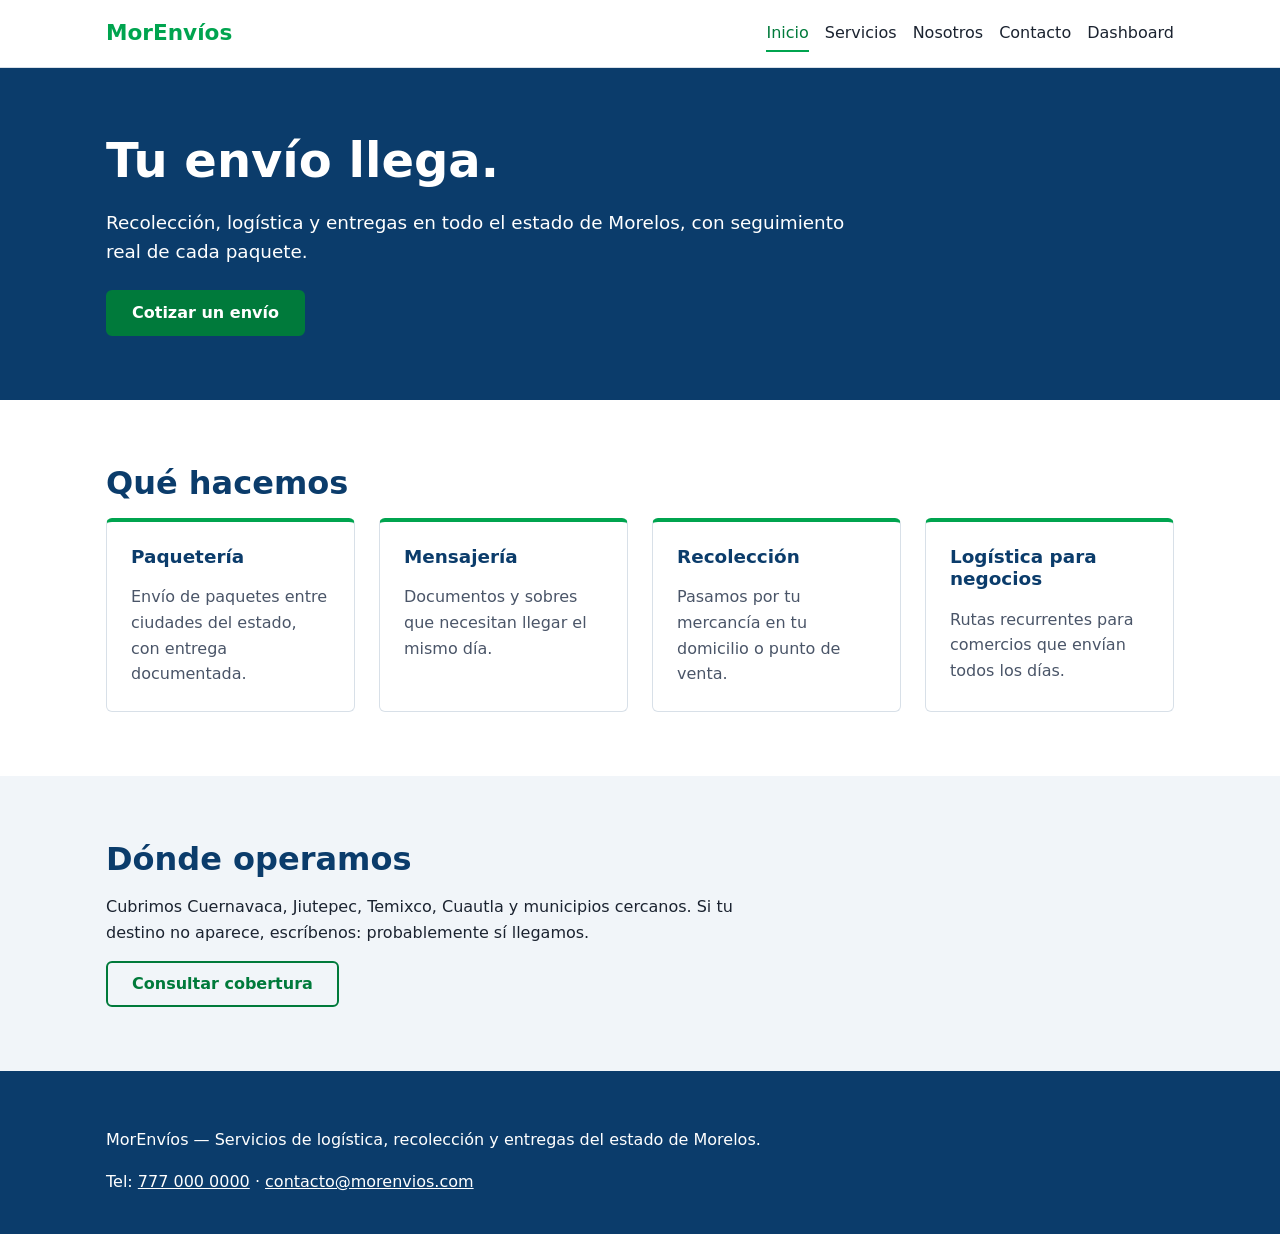
<file: HTML/index.html>
<!DOCTYPE html>
<!-- lang="es" dice en qué idioma está la página -->
<html lang="es">
<head>
  <meta charset="UTF-8">
  <link rel="icon" href="data:,">
  <!-- viewport: obligatorio para que el sitio se adapte a móvil. Sin esto, no hay responsive -->
  <meta name="viewport" content="width=device-width, initial-scale=1.0">
  <title>MorEnvíos — Logística y envíos en Morelos</title>
  <meta name="description" content="Servicios de logística, recolección y entregas en el estado de Morelos.">
  <link rel="stylesheet" href="css/style.css">
</head>
<body>

  <!-- Enlace para saltar al contenido: ayuda a quien navega con teclado. Criterio de accesibilidad -->
  <a class="salto-contenido" href="#contenido">Saltar al contenido</a>

  <!-- <header> = encabezado de la página -->
  <header class="cabecera">
    <div class="contenedor cabecera__interior">
      <a class="logo" href="index.html">MorEnvíos</a>

      <!-- <nav> = bloque de navegación -->
      <nav aria-label="Navegación principal">
        <ul class="menu">
          <!-- aria-current="page" marca en qué página estás. Lo lee el lector de pantalla. -->
          <li><a href="index.html" aria-current="page">Inicio</a></li>
          <li><a href="servicios.html">Servicios</a></li>
          <li><a href="nosotros.html">Nosotros</a></li>
          <li><a href="contacto.html">Contacto</a></li>
          <li><a href="dashboard.html">Dashboard</a></li>
        </ul>
      </nav>
    </div>
  </header>

  <!-- contenido principal -->
  <main id="contenido">

    <!-- Sección hero: lo primero que ve el usuario -->
    <section class="hero">
      <div class="contenedor">
        <!-- Solo un <h1> por página: es el título principal -->
        <h1>Tu envío llega.</h1>
        <p class="hero__texto">
          Recolección, logística y entregas en todo el estado de Morelos,
          con seguimiento real de cada paquete.
        </p>
        <a class="boton" href="contacto.html">Cotizar un envío</a>
      </div>
    </section>

    <!-- Cada <section> agrupa contenido relacionado y lleva su propio encabezado -->
    <section class="seccion" aria-labelledby="titulo-servicios">
      <div class="contenedor">
        <h2 id="titulo-servicios">Qué hacemos</h2>

        <!-- ES una lista: por eso <ul>, no <div> sueltos -->
        <ul class="tarjetas">
          <li class="tarjeta">
            <h3>Paquetería</h3>
            <p>Envío de paquetes entre ciudades del estado, con entrega documentada.</p>
          </li>
          <li class="tarjeta">
            <h3>Mensajería</h3>
            <p>Documentos y sobres que necesitan llegar el mismo día.</p>
          </li>
          <li class="tarjeta">
            <h3>Recolección</h3>
            <p>Pasamos por tu mercancía en tu domicilio o punto de venta.</p>
          </li>
          <li class="tarjeta">
            <h3>Logística para negocios</h3>
            <p>Rutas recurrentes para comercios que envían todos los días.</p>
          </li>
        </ul>
      </div>
    </section>

    <section class="seccion seccion--alterna" aria-labelledby="titulo-cobertura">
      <div class="contenedor">
        <h2 id="titulo-cobertura">Dónde operamos</h2>
        <p>
          Cubrimos Cuernavaca, Jiutepec, Temixco, Cuautla y municipios cercanos.
          Si tu destino no aparece, escríbenos: probablemente sí llegamos.
        </p>
        <a class="boton boton--secundario" href="contacto.html">Consultar cobertura</a>
      </div>
    </section>

  </main>

  
  <!--pie-->
  <footer class="pie">
    <div class="contenedor">
      <p>MorEnvíos — Servicios de logística, recolección y entregas del estado de Morelos.</p>
      <!-- <address> es la etiqueta semántica correcta para datos de contacto -->
      <address>
        Tel: <a href="tel:+527770000000">777 000 0000</a> ·
        <a href="mailto:contacto@morenvios.com">contacto@morenvios.com</a>
      </address>
    </div>
  </footer>

</body>
</html>
</file>
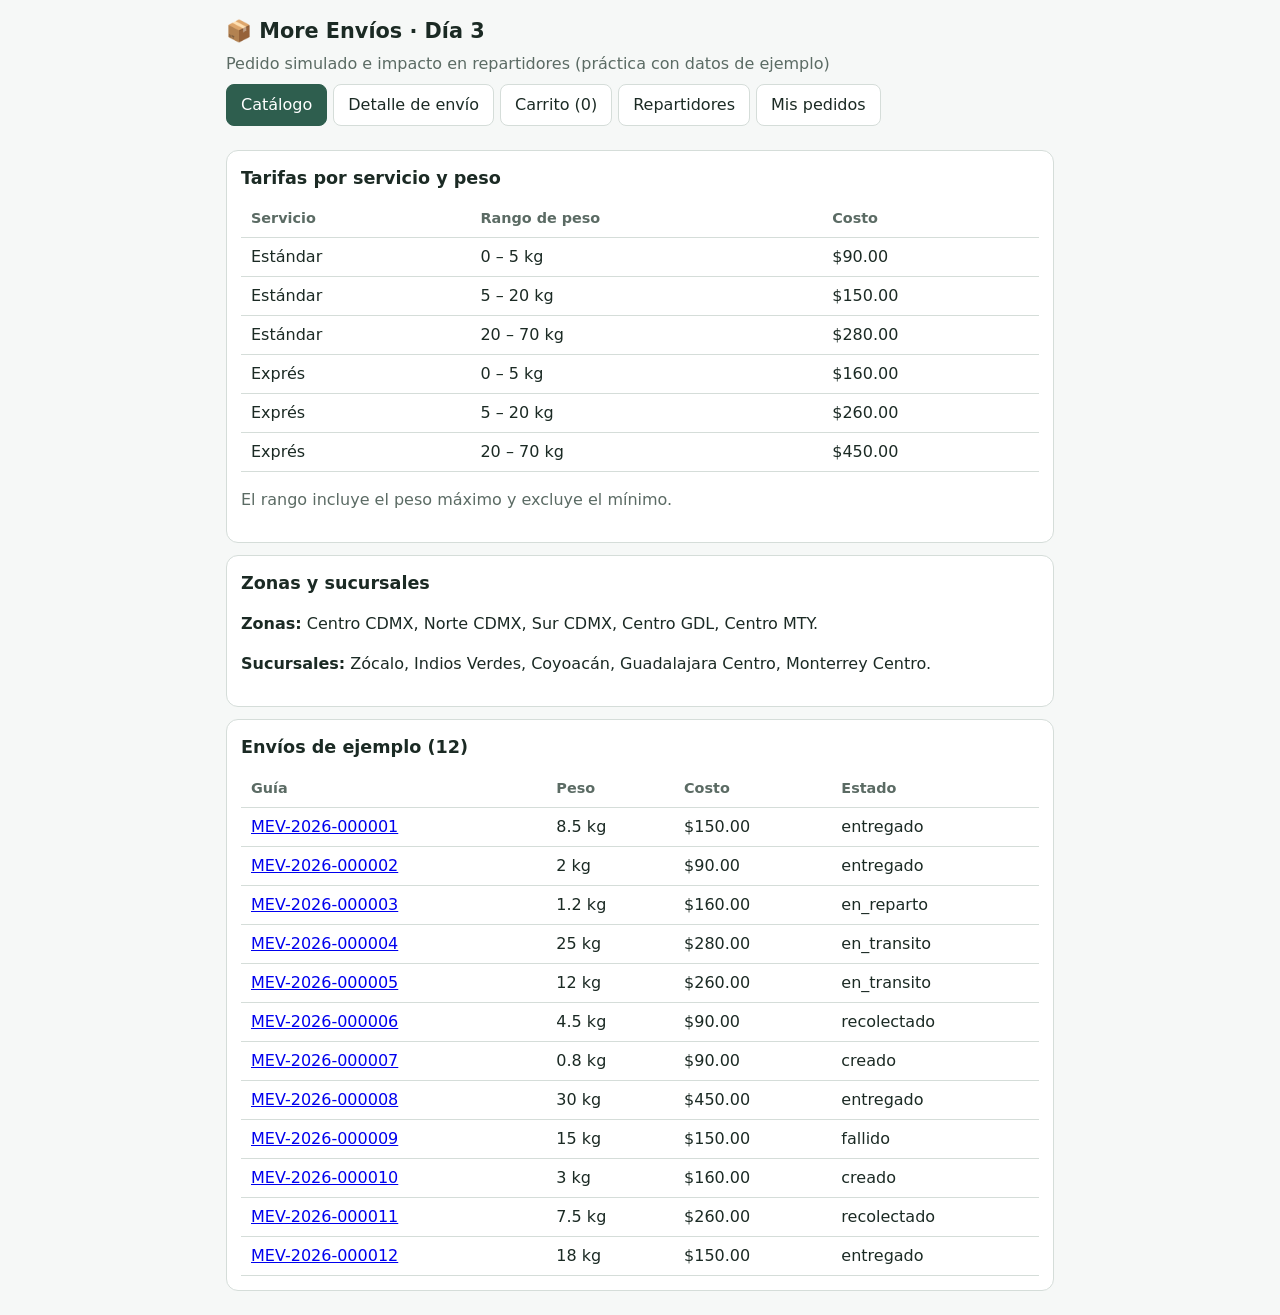
<file: more_envios_dia3.html>
<!DOCTYPE html>
<html lang="es"><head><meta charset="utf-8">
<meta name="viewport" content="width=device-width, initial-scale=1, viewport-fit=cover">
<title>More Envíos · Día 3</title>
<style>
:root{box-sizing:border-box;padding-top:env(safe-area-inset-top,0px);padding-bottom:env(safe-area-inset-bottom,0px);--bg:#f6f8f7;--card:#fff;--tx:#1b2a24;--mu:#5b6b64;--ac:#2e5e4e;--ln:#d5ddd9;--ok:#1f7a45;--bad:#b3261e}
@media (prefers-color-scheme:dark){:root:not([data-theme="light"]){--bg:#121816;--card:#1a2420;--tx:#e8efec;--mu:#9fb0a8;--ac:#6fc3a3;--ln:#2f3d37;--ok:#6fd49b;--bad:#ff8a80}}
:root[data-theme="dark"]{--bg:#121816;--card:#1a2420;--tx:#e8efec;--mu:#9fb0a8;--ac:#6fc3a3;--ln:#2f3d37;--ok:#6fd49b;--bad:#ff8a80}
*{box-sizing:border-box}html{scroll-padding-top:env(safe-area-inset-top,0px)}
body{margin:0;background:var(--bg);color:var(--tx);font:16px/1.5 system-ui,sans-serif}
header,main{max-width:860px;margin:0 auto;padding:12px 16px}
h1{font-size:1.3rem;margin:.2em 0}h2{font-size:1.1rem;margin:0 0 .6em}
nav{display:flex;gap:6px;flex-wrap:wrap;margin-top:8px}
button,select,input{font:inherit;color:inherit}
nav button{padding:8px 14px;border:1px solid var(--ln);background:var(--card);border-radius:8px;cursor:pointer}
nav button[aria-current=true]{background:var(--ac);color:#fff;border-color:var(--ac)}
:focus-visible{outline:3px solid var(--ac);outline-offset:2px}
.card{background:var(--card);border:1px solid var(--ln);border-radius:12px;padding:14px;margin-bottom:12px}
.tw{overflow-x:auto}table{border-collapse:collapse;width:100%}th,td{padding:7px 10px;border-bottom:1px solid var(--ln);text-align:left;white-space:nowrap}
th{color:var(--mu);font-weight:600;font-size:.9rem}
label{display:block;font-weight:600;margin:.6em 0 .2em}
input,select{width:100%;padding:9px;border:1px solid var(--ln);border-radius:8px;background:var(--bg)}
.row{display:grid;grid-template-columns:repeat(auto-fit,minmax(200px,1fr));gap:12px}
.btn{padding:9px 16px;border:0;border-radius:8px;background:var(--ac);color:#fff;cursor:pointer;margin-top:12px}
.btn.s{background:transparent;color:var(--bad);border:1px solid var(--bad);padding:4px 10px;margin:0}
.err{color:var(--bad);min-height:1.3em;margin:.4em 0 0}.mu{color:var(--mu)}
.steps{display:flex;flex-wrap:wrap;gap:6px;margin:10px 0}
.st{padding:4px 10px;border-radius:99px;border:1px solid var(--ln);font-size:.85rem;color:var(--mu)}
.st.on{background:var(--ac);color:#fff;border-color:var(--ac)}.st.bad{background:var(--bad);color:#fff;border-color:var(--bad)}
.tot td{border:0;padding:3px 10px}.tot tr:last-child td{font-weight:700;font-size:1.1rem;border-top:2px solid var(--ln)}
.skip{position:absolute;left:-999px}.skip:focus{left:8px;top:8px;background:var(--card);padding:6px}
</style></head><body>
<a class="skip" href="#main">Saltar al contenido</a>
<header><h1>📦 More Envíos · Día 3</h1><p class="mu" style="margin:0">Pedido simulado e impacto en repartidores (práctica con datos de ejemplo)</p>
<nav id="nav" aria-label="Secciones"></nav></header>
<main id="main" tabindex="-1"></main>
<script>
const TARIFAS=[["estandar",0,5,90],["estandar",5,20,150],["estandar",20,70,280],["express",0,5,160],["express",5,20,260],["express",20,70,450]];
const ZONAS=["Centro CDMX","Norte CDMX","Sur CDMX","Centro GDL","Centro MTY"];
const SUC=["Zócalo","Indios Verdes","Coyoacán","Guadalajara Centro","Monterrey Centro"];
const REP=[["Rafael Ortega",0,"disponible"],["Elena Vargas",0,"ocupado"],["Marcos Lira",1,"ocupado"],["Karla Beltrán",2,"ocupado"],["Iván Solís",3,"ocupado"],["Diana Prado",4,"disponible"]];
const E=[["MEV-2026-000001","Calle Tula 45, Roma Norte, CDMX","Av. Insurgentes Norte 1250, CDMX",8.5,150,"entregado","2026-09-20"],
["MEV-2026-000002","Av. Revolución 880, San Ángel, CDMX","Sucursal Coyoacán",2,90,"entregado","2026-09-21"],
["MEV-2026-000003","Calle Hidalgo 12, Tlalpan, CDMX","Calle Bolívar 77, Centro, CDMX",1.2,160,"en_reparto","2026-10-05"],
["MEV-2026-000004","Av. Chapultepec 300, Guadalajara","Calle Norte 14, Gustavo A. Madero, CDMX",25,280,"en_transito","2026-10-04"],
["MEV-2026-000005","Calle Zaragoza 150, Monterrey","Sucursal Monterrey Centro",12,260,"en_transito","2026-10-04"],
["MEV-2026-000006","Av. Constitución 700, Monterrey","Av. Vallarta 2100, Guadalajara",4.5,90,"recolectado","2026-10-05"],
["MEV-2026-000007","Calle Tula 45, Roma Norte, CDMX","Calle Donceles 30, Centro, CDMX",0.8,90,"creado","2026-10-06"],
["MEV-2026-000008","Calle Madero 98, Centro, CDMX","Sucursal Guadalajara Centro",30,450,"entregado","2026-09-15"],
["MEV-2026-000009","Calle Reforma 55, Coyoacán, CDMX","Calle Isabel la Católica 8, CDMX",15,150,"fallido","2026-09-30"],
["MEV-2026-000010","Av. Revolución 880, San Ángel, CDMX","Calle Poniente 112, CDMX",3,160,"creado","2026-10-06"],
["MEV-2026-000011","Calle Hidalgo 12, Tlalpan, CDMX","Calle Cuauhtémoc 60, Coyoacán, CDMX",7.5,260,"recolectado","2026-10-06"],
["MEV-2026-000012","Calle Zaragoza 150, Monterrey","Calle Hospital 33, Guadalajara",18,150,"entregado","2026-09-25"]];
const FLUJO=["creado","recolectado","en_transito","en_reparto","entregado"];
const IVA=0.16,KEY="more-envios-carrito-v1",KS="more-envios-estado-v1";
const $=s=>document.querySelector(s),m=n=>"$"+n.toLocaleString("es-MX",{minimumFractionDigits:2,maximumFractionDigits:2});
const esc=s=>String(s).replace(/[&<>"]/g,c=>({"&":"&amp;","<":"&lt;",">":"&gt;",'"':"&quot;"}[c]));
let cart=[],view="catalogo",guia="";
try{cart=JSON.parse(localStorage.getItem(KEY))||[]}catch(e){cart=[]}
const save=()=>{try{localStorage.setItem(KEY,JSON.stringify(cart))}catch(e){}};
let S={rep:REP.map(r=>r[2]),pedidos:[],n:12},ok="";
try{const g=JSON.parse(localStorage.getItem(KS));if(g&&g.rep&&g.rep.length===REP.length)S=g}catch(e){}
const saveS=()=>{try{localStorage.setItem(KS,JSON.stringify(S))}catch(e){}};
const tarifa=(t,p)=>TARIFAS.find(x=>x[0]===t&&p>x[1]&&p<=x[2]);
const VIEWS=[["catalogo","Catálogo"],["detalle","Detalle de envío"],["carrito","Carrito"],["repartidores","Repartidores"],["pedidos","Mis pedidos"]];
function nav(){$("#nav").innerHTML=VIEWS.map(([k,l])=>`<button data-v="${k}" ${view===k?'aria-current="true"':""}>${l}${k==="carrito"?` (${cart.length})`:""}</button>`).join("");
document.querySelectorAll("#nav button").forEach(b=>b.onclick=()=>{view=b.dataset.v;ok="";render();$("#main").focus()})}
function catalogo(){return `<section class="card"><h2>Tarifas por servicio y peso</h2><div class="tw"><table><tr><th>Servicio</th><th>Rango de peso</th><th>Costo</th></tr>${TARIFAS.map(t=>`<tr><td>${t[0]==="express"?"Exprés":"Estándar"}</td><td>${t[1]} – ${t[2]} kg</td><td>${m(t[3])}</td></tr>`).join("")}</table></div><p class="mu">El rango incluye el peso máximo y excluye el mínimo.</p></section>
<section class="card"><h2>Zonas y sucursales</h2><p><b>Zonas:</b> ${ZONAS.join(", ")}.</p><p><b>Sucursales:</b> ${SUC.join(", ")}.</p></section>
<section class="card"><h2>Envíos de ejemplo (${E.length})</h2><div class="tw"><table><tr><th>Guía</th><th>Peso</th><th>Costo</th><th>Estado</th></tr>${E.map(e=>`<tr><td><a href="#" data-g="${e[0]}">${e[0]}</a></td><td>${e[3]} kg</td><td>${m(e[4])}</td><td>${e[5]}</td></tr>`).join("")}</table></div></section>`}
function detalle(){const e=E.concat(S.pedidos.flatMap(q=>q.items.map(i=>i.e))).find(x=>x[0]===guia.trim().toUpperCase());let out=`<section class="card"><h2>Consultar una guía</h2><label for="g">Número de guía</label><input id="g" value="${esc(guia)}" placeholder="MEV-2026-000001" aria-describedby="ge"><button class="btn" id="bg">Buscar</button><p class="err" id="ge" role="alert">${guia&&!e?"No existe esa guía. Revisa el formato MEV-AAAA-NNNNNN.":""}</p></section>`;
if(e){const f=e[5]==="fallido";const idx=f?3:FLUJO.indexOf(e[5]);
out+=`<section class="card"><h2>${e[0]}</h2><div class="tw"><table><tr><th>Origen</th><td>${esc(e[1])}</td></tr><tr><th>Destino</th><td>${esc(e[2])}</td></tr><tr><th>Peso</th><td>${e[3]} kg</td></tr><tr><th>Costo</th><td>${m(e[4])}</td></tr><tr><th>Creado</th><td>${e[6]}</td></tr></table></div>
<div class="steps" aria-label="Avance del envío">${FLUJO.map((s,i)=>`<span class="st ${i<=idx&&!(f&&i===3)?"on":""}">${s}</span>`).join("")}${f?'<span class="st bad">fallido (se reintenta)</span>':""}</div></section>`}return out}
function carrito(){const sub=cart.reduce((a,x)=>a+x.costo,0),iva=sub*IVA;
let out=(ok?`<section class="card" role="status"><b style="color:var(--ok)">${esc(ok)}</b></section>`:"")+`<section class="card"><h2>Agregar un envío</h2><div class="row"><div><label for="o">Origen</label><input id="o"></div><div><label for="d">Destino</label><input id="d"></div><div><label for="p">Peso (kg)</label><input id="p" type="number" step="0.1" min="0.1" max="70" inputmode="decimal"></div><div><label for="s">Servicio</label><select id="s"><option value="estandar">Estándar</option><option value="express">Exprés</option></select></div><div><label for="z">Zona de recolección</label><select id="z">${ZONAS.map((z,i)=>`<option value="${i}">${z}</option>`).join("")}</select></div></div><button class="btn" id="add">Agregar al carrito</button><p class="err" id="ce" role="alert"></p></section>`;
out+=`<section class="card"><h2>Tu carrito</h2>${cart.length?`<div class="tw"><table><tr><th>Ruta</th><th>Peso</th><th>Servicio</th><th>Costo</th><th></th></tr>${cart.map((x,i)=>`<tr><td>${esc(x.o)} → ${esc(x.d)}<br><span class="mu">Recolecta: ${ZONAS[x.z||0]}</span></td><td>${x.p} kg</td><td>${x.s==="express"?"Exprés":"Estándar"}</td><td>${m(x.costo)}</td><td><button class="btn s" data-r="${i}" aria-label="Quitar envío ${i+1}">Quitar</button></td></tr>`).join("")}</table></div>
<table class="tot" style="max-width:320px;margin:12px 0 0 auto"><tr><td>Subtotal</td><td>${m(sub)}</td></tr><tr><td>IVA 16 %</td><td>${m(iva)}</td></tr><tr><td>Total</td><td>${m(sub+iva)}</td></tr></table><h2 style="margin-top:18px">Confirmar pedido (pago simulado)</h2><div class="row"><div><label for="cn">Nombre</label><input id="cn" autocomplete="name"></div><div><label for="cc">Correo</label><input id="cc" type="email" autocomplete="email"></div></div><button class="btn" id="ok">Confirmar pedido</button> <button class="btn" id="clr" style="background:transparent;color:var(--bad);border:1px solid var(--bad)">Vaciar carrito</button><p class="err" id="oe" role="alert"></p>`:'<p class="mu">Aún no hay envíos en el carrito.</p>'}</section>`;return out}
function repartidores(){const l=S.rep.filter(x=>x==="disponible").length;return `<section class="card"><h2>Repartidores (existencias)</h2><p>${l} de ${REP.length} disponibles. Cada envío del pedido ocupa un repartidor de su zona de recolección.</p><div class="tw"><table><tr><th>Repartidor</th><th>Zona</th><th>Estado</th></tr>${REP.map((r,i)=>`<tr><td>${r[0]}</td><td>${ZONAS[r[1]]}</td><td>${S.rep[i]}</td></tr>`).join("")}</table></div><button class="btn" id="rst">Reiniciar demo</button></section>`}
function pedidos(){return `<section class="card"><h2>Mis pedidos</h2>${S.pedidos.length?S.pedidos.map(q=>`<div class="card"><b>${q.id}</b> · ${q.fecha} · ${esc(q.nombre)}<div class="tw"><table><tr><th>Guía</th><th>Ruta</th><th>Repartidor</th><th>Costo</th></tr>${q.items.map(i=>`<tr><td><a href="#" data-g="${i.e[0]}">${i.e[0]}</a></td><td>${esc(i.o)} → ${esc(i.d)}</td><td>${i.rep}</td><td>${m(i.costo)}</td></tr>`).join("")}</table></div><p>Total pagado: <b>${m(q.total)}</b></p></div>`).join(""):'<p class="mu">Todavía no hay pedidos.</p>'}</section>`}
function confirmar(){const er=$("#oe"),n=$("#cn").value.trim(),c=$("#cc").value.trim();
if(!cart.length){er.textContent="El carrito está vacío.";return}
if(!n||!/^\S+@\S+\.\S+$/.test(c)){er.textContent="Escribe tu nombre y un correo válido.";return}
const rep=S.rep.slice(),asg=[];
for(const x of cart){const i=REP.findIndex((r,j)=>r[1]===(x.z||0)&&rep[j]==="disponible");
if(i<0){er.textContent="No hay repartidor disponible en "+ZONAS[x.z||0]+". No se creó ningún pedido.";return}
rep[i]="ocupado";asg.push(i)}
const f=new Date().toISOString().slice(0,10);let k=S.n;
const items=cart.map((x,j)=>{k++;const g="MEV-2026-"+String(k).padStart(6,"0");return{...x,rep:REP[asg[j]][0],e:[g,x.o,x.d,x.p,x.costo,"creado",f]}});
const sub=cart.reduce((a,x)=>a+x.costo,0);
S.rep=rep;S.n=k;S.pedidos.unshift({id:"PED-"+String(S.pedidos.length+1).padStart(4,"0"),fecha:f,nombre:n,correo:c,items,total:sub*(1+IVA)});
saveS();cart=[];save();ok="Pedido confirmado: "+items.map(i=>i.e[0]).join(", ");render()}
function render(){nav();$("#main").innerHTML={catalogo,detalle,carrito,repartidores,pedidos}[view]();
if($("#rst"))$("#rst").onclick=()=>{S={rep:REP.map(r=>r[2]),pedidos:[],n:12};saveS();render()};
if($("#ok"))$("#ok").onclick=confirmar;
document.querySelectorAll("[data-g]").forEach(a=>a.onclick=ev=>{ev.preventDefault();guia=a.dataset.g;view="detalle";render()});
if($("#bg"))$("#bg").onclick=()=>{guia=$("#g").value;render()};
if($("#g"))$("#g").onkeydown=ev=>{if(ev.key==="Enter")$("#bg").click()};
if($("#add"))$("#add").onclick=()=>{const o=$("#o").value.trim(),d=$("#d").value.trim(),p=parseFloat($("#p").value),s=$("#s").value,er=$("#ce");
if(!o||!d){er.textContent="Escribe origen y destino.";return}
if(!(p>0)||p>70){er.textContent="El peso debe ser mayor a 0 y de máximo 70 kg.";return}
const t=tarifa(s,p);cart.push({o,d,p,s,z:+$("#z").value,costo:t[3]});save();render()};
document.querySelectorAll("[data-r]").forEach(b=>b.onclick=()=>{cart.splice(+b.dataset.r,1);save();render()});
if($("#clr"))$("#clr").onclick=()=>{cart=[];save();render()}}
render();
</script></body></html>
</file>
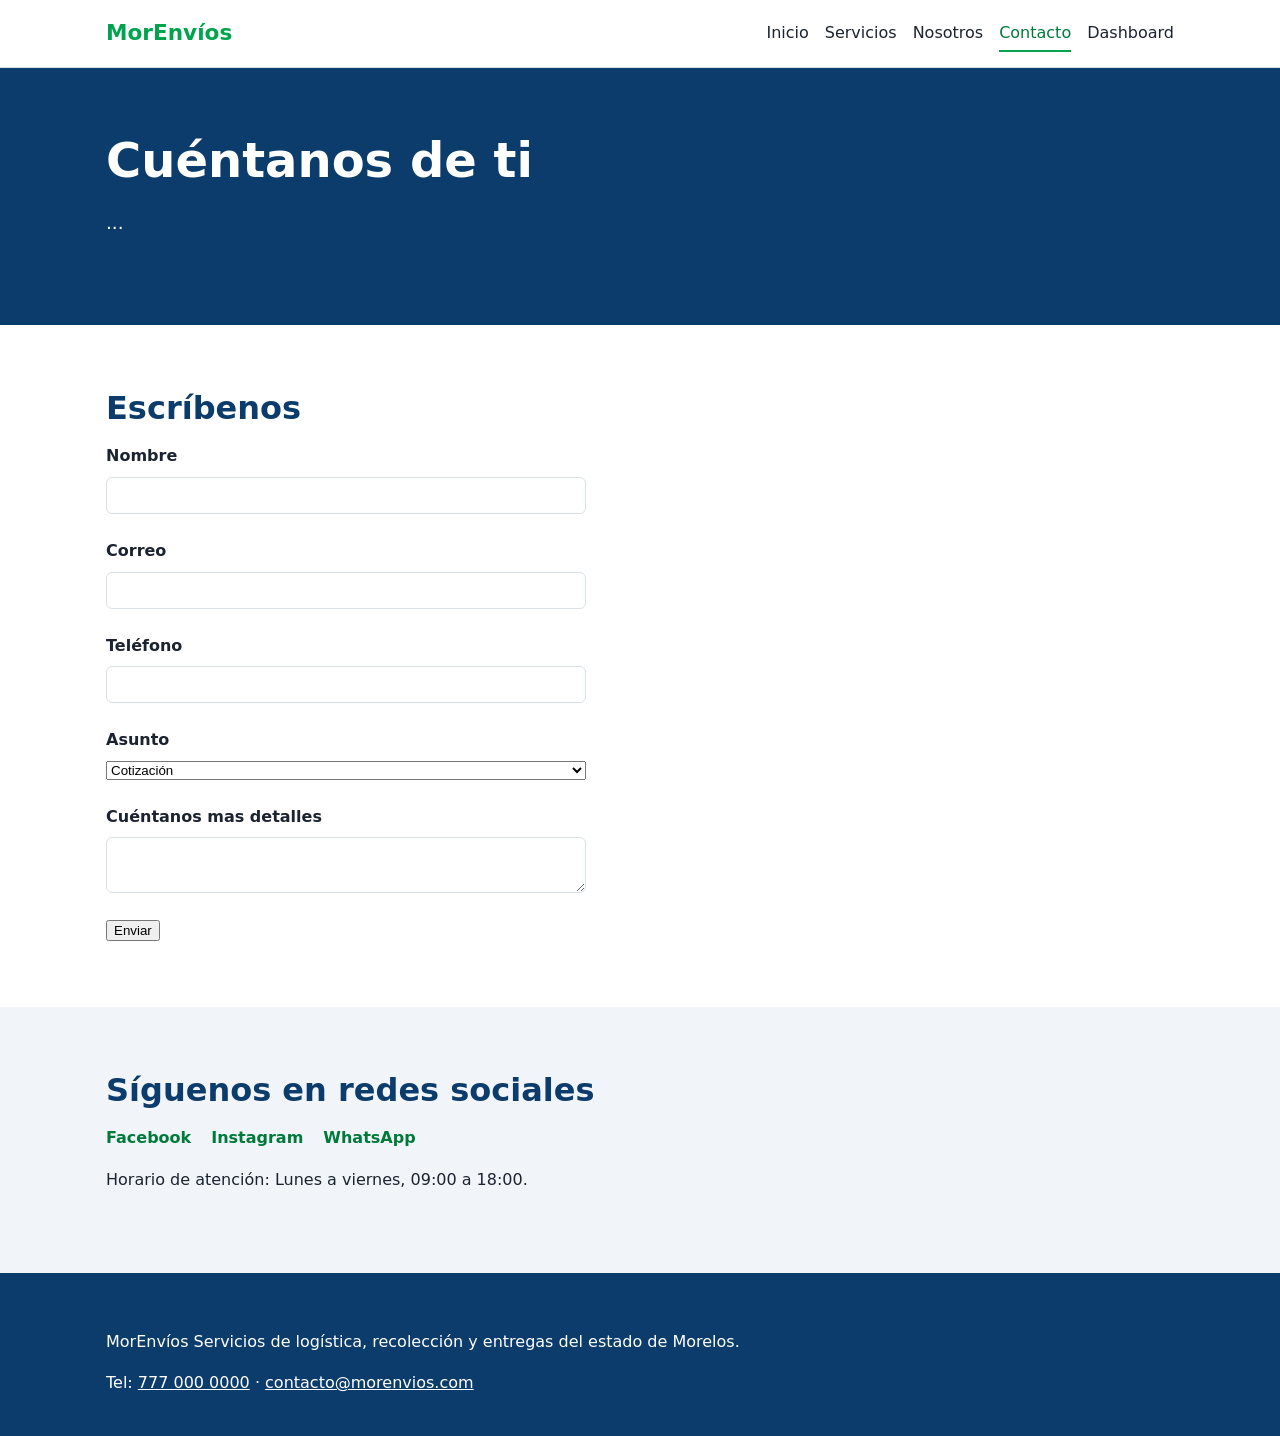
<file: HTML/contacto.html>
<!DOCTYPE html>
<html  lang="es">
    <head>
  <meta charset="UTF-8">
  <!-- viewport: obligatorio para que el sitio se adapte a móvil. Sin esto, no hay responsive -->
  <meta name="viewport" content="width=device-width, initial-scale=1.0">
  <title>MorEnvíos — Logística y envíos en Morelos</title>
  <meta name="description" content="Servicios de logística, recolección y entregas en el estado de Morelos.">
  <link rel="stylesheet" href="css/style.css">
    </head>

    <body>

        <a class="salto-contenido" href="#contenido">Saltar al contenido</a>

        <header class="cabecera">
            <div class="contenedor cabecera__interior">
             <a class="logo" href="index.html">MorEnvíos</a>

                <!-- <nav> = bloque de navegación -->
                <nav aria-label="Navegación principal">
                    <ul class="menu">
                        <!-- aria-current="page" marca en qué página estás. Lo lee el lector de pantalla. -->
                        <li><a href="index.html">Inicio</a></li>
                        <li><a href="servicios.html">Servicios</a></li>
                        <li><a href="nosotros.html">Nosotros</a></li>
                        <li><a href="contacto.html" aria-current="page">Contacto</a></li>
                        <li><a href="dashboard.html">Dashboard</a></li>
                    </ul>
                </nav>
            </div>
        </header>

        <main id="contenido">


            <section class="hero">
                    <div class="contenedor">
                    <h1>Cuéntanos de ti</h1>
                    <p class="hero__texto">
                        ...
                    </p>
                    </div>
            </section>

            <section class="seccion" aria-labelledby="titulo-contacto">
                <div class="contenedor">
                <h2 id="titulo-contacto">Escríbenos</h2>
                <form>
                    <div class="campo">
                        <label for="nombre">Nombre</label>
                        <input type="text" id="nombre">
                    </div>
                    <div class="campo">
                        <label for="correo">Correo</label>
                        <input type="email" id="correo">
                    </div>
                    <div class="campo">
                        <label for="telefono">Teléfono</label>
                        <input type="tel" id="telefono">
                    </div>
                    <div class="campo">
                        <label for="asunto">Asunto</label>
                        <select id="asunto">
                            <option value="cotizacion">Cotización</option>
                            <option value="seguimiento">Seguimiento de envío</option>
                            <option value="queja">Queja/aclaración</option>
                            <option value="otro">Otro</option>
                        </select>
                    </div>
                    <div class="campo">
                        <label for="mensaje">Cuéntanos mas detalles</label>
                        <textarea id="mensaje"></textarea>
                    </div>
                    <button type="submit">Enviar</button>
                </form>
                </div>
            </section>

            <section class="seccion seccion--alterna" aria-labelledby="datos-contacto">
                <div class="contenedor">
                    <h2 id="datos-contacto">Síguenos en redes sociales</h2>
                    <ul class="redes">
                        <li><a href="#">Facebook</a></li>
                        <li><a href="#">Instagram</a></li>
                        <li><a href="#">WhatsApp </a></li>
                    </ul>
                    <p>
                    Horario de atención: Lunes a viernes, 09:00 a 18:00.
                    </p>
                </div>
            </section>
        </main>

        <footer class="pie">
            <div class="contenedor">
                <p>MorEnvíos  Servicios de logística, recolección y entregas del estado de Morelos.</p>
                <!-- <address> es la etiqueta semántica correcta para datos de contacto -->
                <address>
                    Tel: <a href="tel:+527770000000">777 000 0000</a> ·
                    <a href="mailto:contacto@morenvios.com">contacto@morenvios.com</a>
                </address>
            </div>
        </footer>
    </body>
</html>
</file>
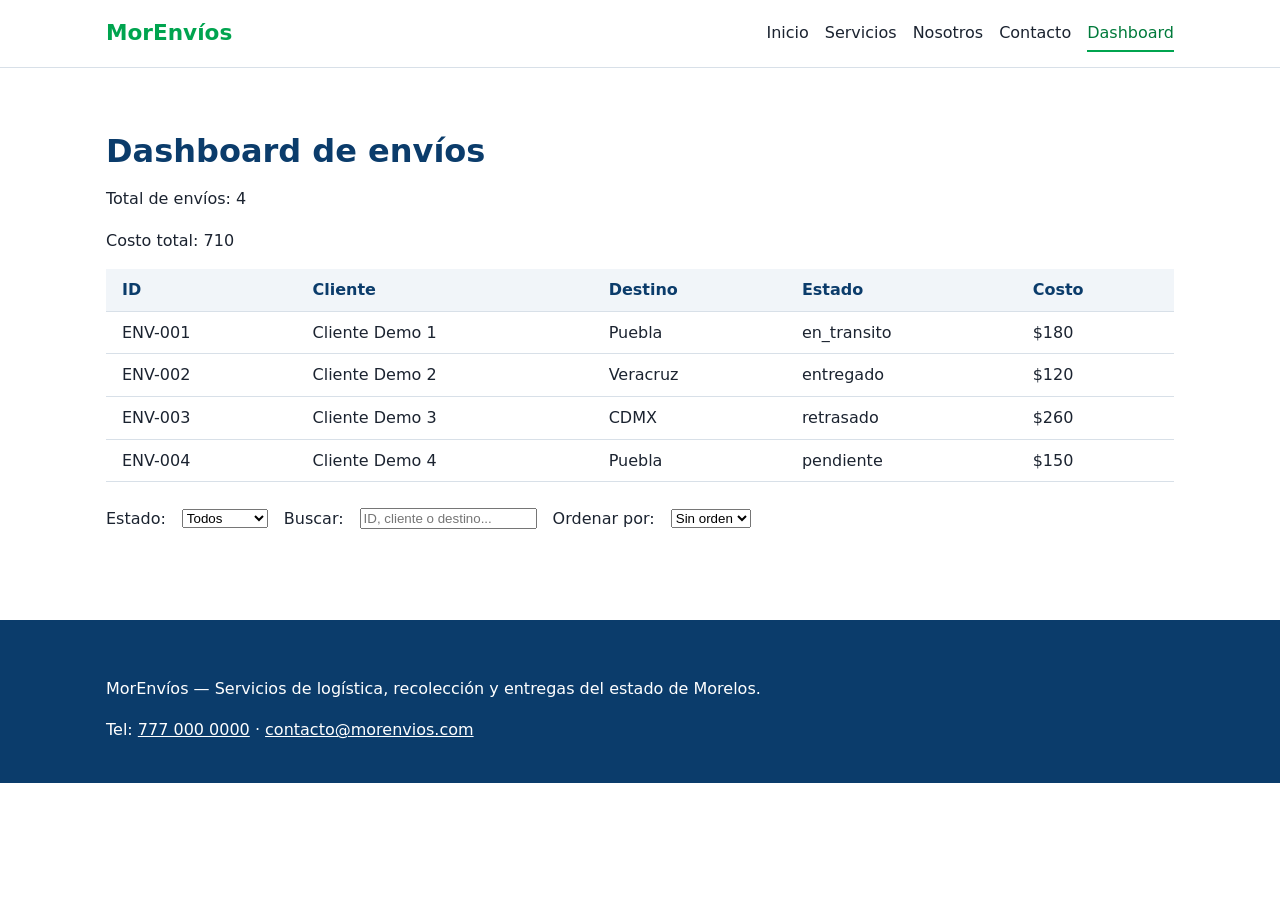
<file: HTML/dashboard.html>
<!DOCTYPE html>
<html lang="es">
    <head>
    <meta charset="UTF-8">
  <link rel="icon" href="data:,">
  <!-- viewport: obligatorio para que el sitio se adapte a móvil. Sin esto, no hay responsive -->
  <meta name="viewport" content="width=device-width, initial-scale=1.0">
  <title>MorEnvíos — Logística y envíos en Morelos</title>
  <meta name="description" content="Servicios de logística, recolección y entregas en el estado de Morelos.">
  <link rel="stylesheet" href="css/style.css">
    </head>
    <body>
        <a class="salto-contenido" href="#contenido">Saltar al contenido</a>

        <header class="cabecera">
        <div class="contenedor cabecera__interior">
        <a class="logo" href="index.html">MorEnvíos</a>

            <!-- <nav> = bloque de navegación -->
            <nav aria-label="Navegación principal">
            <ul class="menu">
            <!-- aria-current="page" marca en qué página estás. Lo lee el lector de pantalla. -->
            <li><a href="index.html">Inicio</a></li>
            <li><a href="servicios.html">Servicios</a></li>
            <li><a href="nosotros.html">Nosotros</a></li>
            <li><a href="contacto.html">Contacto</a></li>
            <li><a href="dashboard.html" aria-current="page">Dashboard</a></li>
            </ul>
            </nav>
        </div>
        </header>

        <main id="contenido">
            <section class="seccion" aria-labelledby="titulo-dashboard">
      <div class="contenedor">
        <h2 id="titulo-dashboard">Dashboard de envíos</h2>

        <p>Total de envíos: <span id="total-envios"></span></p>
        <p>Costo total: <span id="costo-total"></span></p>
        <div class="tabla-scroll">
        <table>
          <thead>
            <tr>
            <th>ID</th>
            <th>Cliente</th>
            <th>Destino</th>
            <th>Estado</th>
            <th>Costo</th>
            </tr>
          </thead>
          <tbody id="cuerpo-tabla">
          </tbody>
        </table>
        </div>
        
        <div class="filtros">
            <label for="filtro-estado">Estado:</label>
            <select id="filtro-estado">
                <option value="">Todos</option>
                <option value="pendiente">Pendiente</option>
                <option value="en_transito">En tránsito</option>
                <option value="entregado">Entregado</option>
                <option value="retrasado">Retrasado</option>
                </select>

                <label for="buscar">Buscar:</label>
                <input type="text" id="buscar" placeholder="ID, cliente o destino...">
                <label for="ordenar">Ordenar por:</label>
                <select id="ordenar">
                <option value="">Sin orden</option>
                <option value="fecha">Fecha</option>
            </select>
            
            </div>
            </section>
        </main>

        <footer class="pie">
            <div class="contenedor">
                <p>MorEnvíos — Servicios de logística, recolección y entregas del estado de Morelos.</p>
                 <!-- <address> es la etiqueta semántica correcta para datos de contacto -->
                <address>
                    Tel: <a href="tel:+527770000000">777 000 0000</a> ·
                    <a href="mailto:contacto@morenvios.com">contacto@morenvios.com</a>
                </address>
              </div>
        </footer>

        <script src="../js/app.js"></script>
    </body>
</html>
</file>
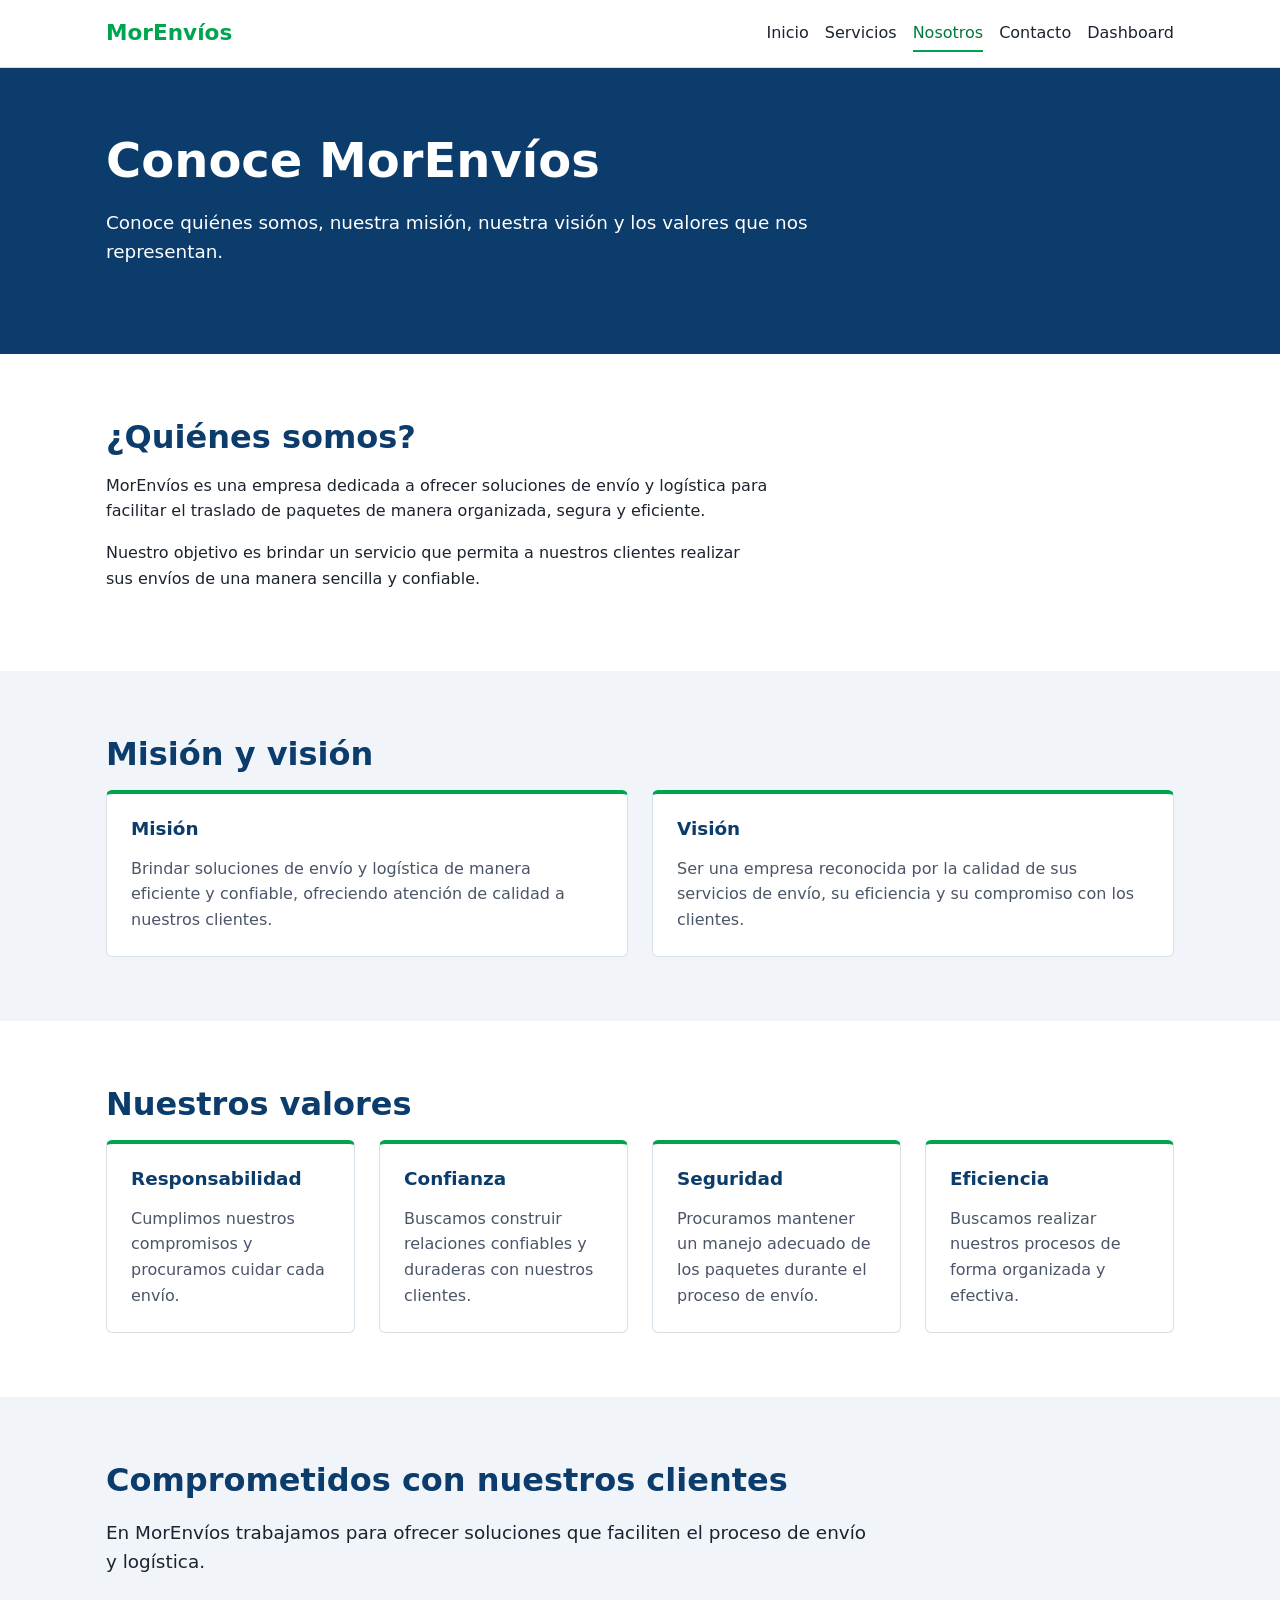
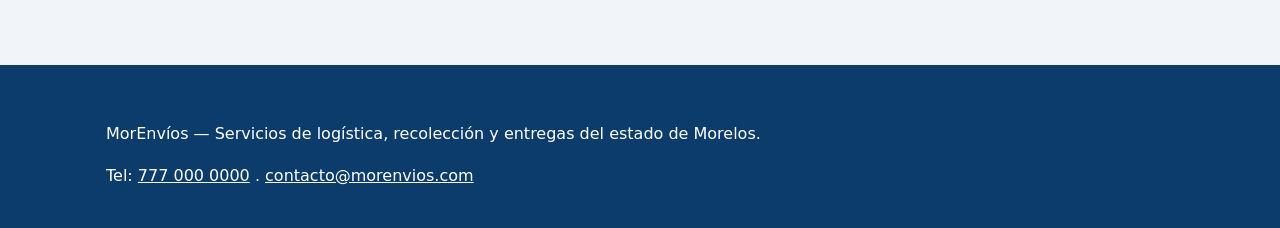
<file: HTML/nosotros.html>
<!DOCTYPE html>
<html lang="es">

<head>
    <meta charset="UTF-8">
    <meta name="viewport" content="width=device-width, initial-scale=1.0">

    <title>Nosotros | MorEnvíos</title>

    <link rel="stylesheet" href="css/style.css">
</head>

<body>

    <a class="salto-contenido" href="#contenido">Saltar al contenido</a>

    <!-- CABECERA -->
    <header class="cabecera">
        <div class="contenedor cabecera__interior">

            <a href="index.html" class="logo">
                MorEnvíos
            </a>

            <nav aria-label="Navegación principal">

                <ul class="menu">

                    <li>
                        <a href="index.html">Inicio</a>
                    </li>

                    <li>
                        <a href="servicios.html">
                            Servicios
                        </a>
                    </li>

                    <li>
                        <a href="nosotros.html" aria-current="page">
                            Nosotros
                        </a>
                    </li>

                    <li>
                        <a href="contacto.html">
                            Contacto
                        </a>
                    </li>
                    <li><a href="dashboard.html">
                        Dashboard
                        </a>
                    </li>

                </ul>

            </nav>

        </div>

    </header>


    <!-- CONTENIDO PRINCIPAL -->
    <main id="contenido">

        <section class="hero">

            <div class="contenedor">

                <h1>Conoce MorEnvíos</h1>

                <p class="hero__texto">
                    Conoce quiénes somos, nuestra misión, nuestra visión
                    y los valores que nos representan.
                </p>

            </div>

        </section>


        <!-- QUIÉNES SOMOS -->
        <section class="seccion">

            <div class="contenedor">

                <h2>¿Quiénes somos?</h2>

                <p>
                    MorEnvíos es una empresa dedicada a ofrecer soluciones
                    de envío y logística para facilitar el traslado de
                    paquetes de manera organizada, segura y eficiente.
                </p>

                <p>
                    Nuestro objetivo es brindar un servicio que permita
                    a nuestros clientes realizar sus envíos de una manera
                    sencilla y confiable.
                </p>

            </div>

        </section>


        <!-- MISIÓN Y VISIÓN -->
        <section class="seccion seccion--alterna">

            <div class="contenedor">

                <h2>Misión y visión</h2>

                <ul class="tarjetas">

                    <li class="tarjeta">

                        <h3>Misión</h3>

                        <p>
                            Brindar soluciones de envío y logística de
                            manera eficiente y confiable, ofreciendo
                            atención de calidad a nuestros clientes.
                        </p>

                    </li>


                    <li class="tarjeta">

                        <h3>Visión</h3>

                        <p>
                            Ser una empresa reconocida por la calidad de
                            sus servicios de envío, su eficiencia y su
                            compromiso con los clientes.
                        </p>

                    </li>

                </ul>

            </div>

        </section>


        <!-- VALORES -->
        <section class="seccion">

            <div class="contenedor">

                <h2>Nuestros valores</h2>

                <ul class="tarjetas">

                    <li class="tarjeta">

                        <h3>Responsabilidad</h3>

                        <p>
                            Cumplimos nuestros compromisos y procuramos
                            cuidar cada envío.
                        </p>

                    </li>


                    <li class="tarjeta">

                        <h3>Confianza</h3>

                        <p>
                            Buscamos construir relaciones confiables y
                            duraderas con nuestros clientes.
                        </p>

                    </li>


                    <li class="tarjeta">

                        <h3>Seguridad</h3>

                        <p>
                            Procuramos mantener un manejo adecuado de
                            los paquetes durante el proceso de envío.
                        </p>

                    </li>


                    <li class="tarjeta">

                        <h3>Eficiencia</h3>

                        <p>
                            Buscamos realizar nuestros procesos de forma
                            organizada y efectiva.
                        </p>

                    </li>

                </ul>

            </div>

        </section>


        <!-- COMPROMISO -->
        <section class="seccion seccion--alterna" aria-labelledby="titulo-cobertura">
            <div class="contenedor">
                <h2 id="titulo-cobertura">Comprometidos con nuestros clientes</h2>
                <p class="hero__texto">
                    En MorEnvíos trabajamos para ofrecer soluciones que
                    faciliten el proceso de envío y logística.
                </p>
            </div>
        </section>
    </main>


    <!-- PIE DE PÁGINA -->
    <footer class="pie">
            <div class="contenedor">
                <p>
                    MorEnvíos — Servicios de logística, recolección y entregas del estado de Morelos.
                </p>
                <address>
                    Tel: <a href="tel:+527770000000">777 000 0000</a> . 
                    <a href="mailto:contacto@morenvios.com">contacto@morenvios.com</a>
                </address>
            </div>
        </footer>
</body>
</html>
</file>
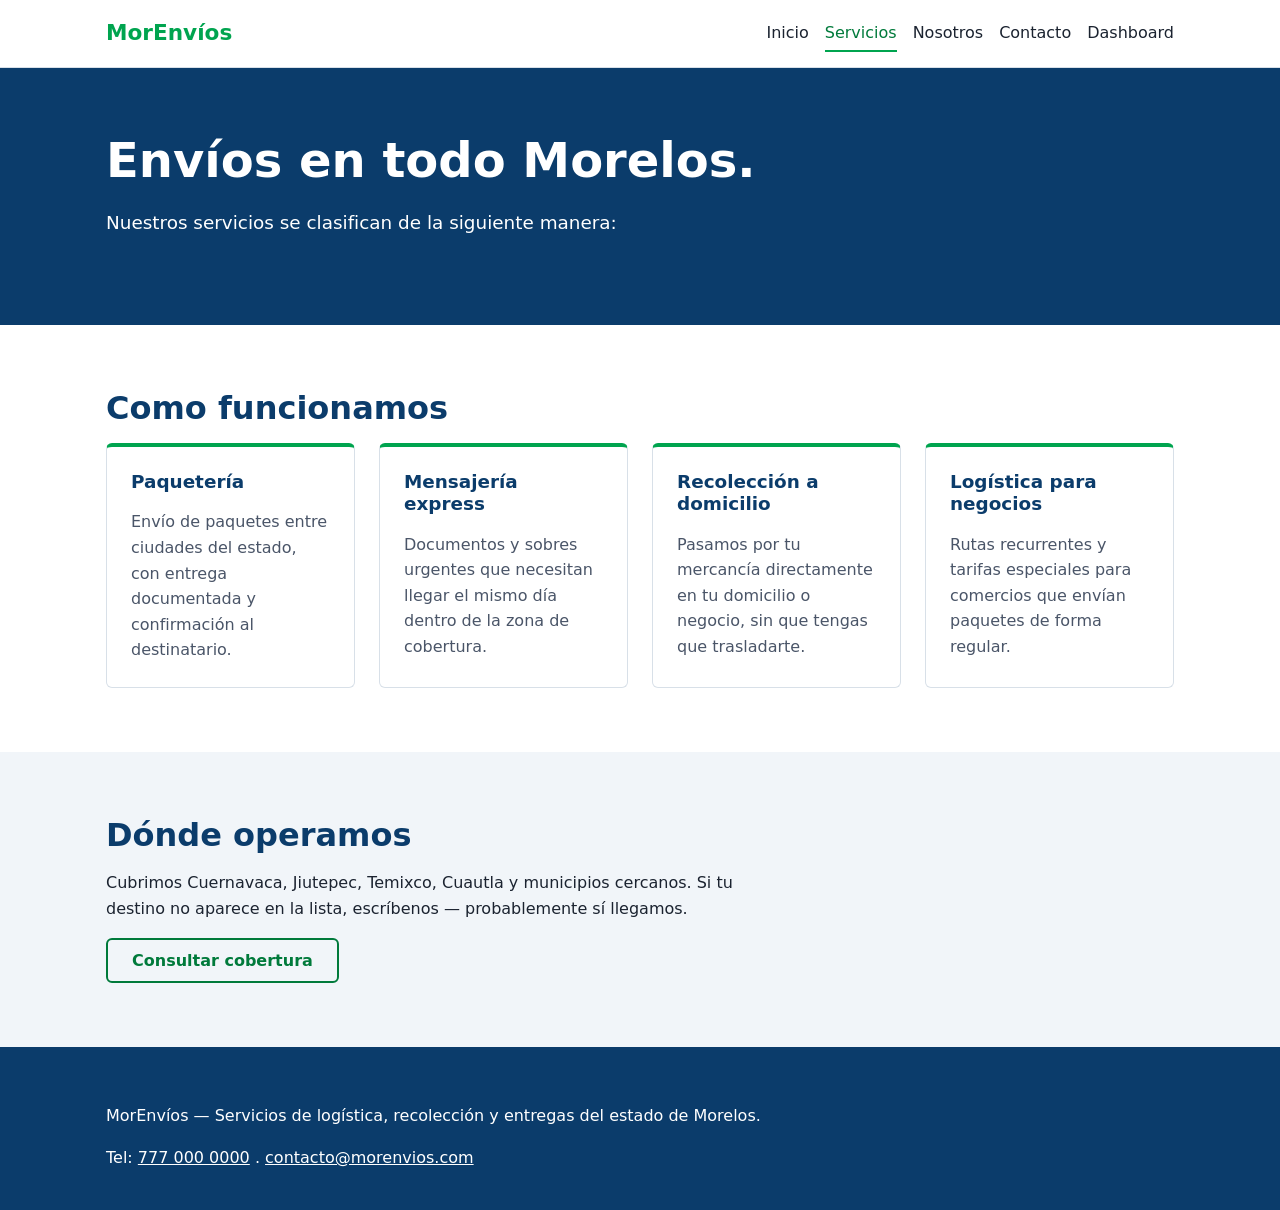
<file: HTML/servicios.html>
<!DOCTYPE html>
<html lang="es">
    <head>
            <meta charset="UTF-8">
            <!-- viewport: obligatorio para que el sitio se adapte a móvil. Sin esto, no hay responsive -->
            <meta name="viewport" content="width=device-width, initial-scale=1.0">
            <title>Servicios</title>
            <meta name="description" content="Servicios de logística, recolección y entregas en el estado de Morelos.">
            <link rel="stylesheet" href="css/style.css">
    </head>
    <body>

        <a class="salto-contenido" href="#contenido">Saltar al contenido</a>

        <header class="cabecera">
            <div class="contenedor cabecera__interior">
                <a class="logo" href="index.html">MorEnvíos</a>
               
                <nav aria-label="Navegacion principal">
                    <ul class="menu">
                        <li><a href="index.html">Inicio</a></li>
                        <li><a href="servicios.html" aria-current="page">Servicios</a></li>
                        <li><a href="nosotros.html">Nosotros</a></li>
                        <li><a href="contacto.html">Contacto</a></li>
                        <li><a href="dashboard.html">Dashboard</a></li>
                    </ul>
                </nav>
            </div>
        </header>

        <main id="contenido">

            <section class="hero">
                <div class="contenedor">
                    <h1>Envíos en todo Morelos.</h1>
                    <p class="hero__texto">
                        Nuestros servicios se clasifican de la siguiente manera:
                    </p>
                </div> 
            </section>

            <section class="seccion" aria-labelledby="titulo-servicios">
                <div class="contenedor">
                    <h2 id="titulo-servicios">Como funcionamos</h2>

                    <ul class="tarjetas">
                        <li class="tarjeta">
                            <h3>Paquetería</h3>
                            <p>Envío de paquetes entre ciudades del estado, con entrega documentada y confirmación al destinatario.</p>
                        </li>
                        <li class="tarjeta">
                            <h3>Mensajería express</h3>
                            <p>Documentos y sobres urgentes que necesitan llegar el mismo día dentro de la zona de cobertura.</p>
                        </li>
                        <li class="tarjeta">
                            <h3>Recolección a domicilio</h3>
                            <p>Pasamos por tu mercancía directamente en tu domicilio o negocio, sin que tengas que trasladarte.</p>
                        </li>
                        <li class="tarjeta">
                            <h3>Logística para negocios</h3>
                            <p>Rutas recurrentes y tarifas especiales para comercios que envían paquetes de forma regular.</p>
                        </li>
                    </ul>
                </div>
            </section>

            <section class="seccion seccion--alterna" aria-labelledby="titulo-cobertura">
                <div class="contenedor">
                    <h2 id="titulo-cobertura">Dónde operamos</h2>
                    <p>
                        Cubrimos Cuernavaca, Jiutepec, Temixco, Cuautla y municipios cercanos. Si tu destino no aparece en la lista, escríbenos — probablemente sí llegamos.
                    </p>
                    <a class="boton boton--secundario" href="contacto.html">Consultar cobertura</a>
                </div>
            </section>

        </main>

        
        <footer class="pie">
            <div class="contenedor">
                <p>
                    MorEnvíos — Servicios de logística, recolección y entregas del estado de Morelos.
                </p>
                <address>
                    Tel: <a href="tel:+527770000000">777 000 0000</a> . 
                    <a href="mailto:contacto@morenvios.com">contacto@morenvios.com</a>
                </address>
            </div>
        </footer>

    </body>
</html>
</file>
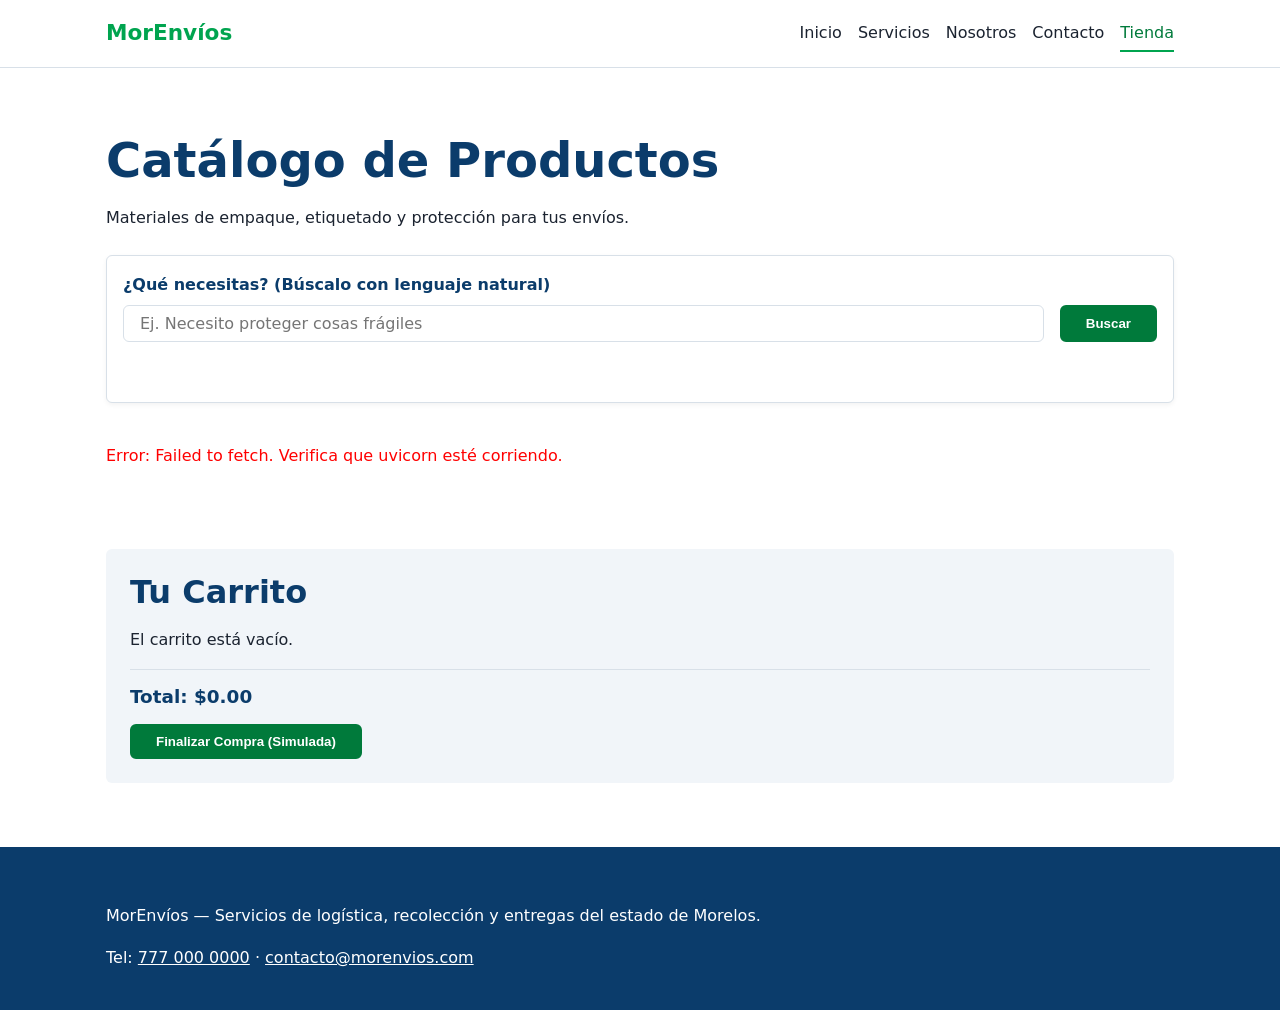
<file: HTML/tienda.html>
<!DOCTYPE html>
<html lang="es">
<head>
  <meta charset="UTF-8">
  <link rel="icon" href="data:,">
  <meta name="viewport" content="width=device-width, initial-scale=1.0">
  <title>Tienda - MorEnvíos</title>
  <link rel="stylesheet" href="css/style.css">
</head>
<body>

  <a class="salto-contenido" href="#contenido">Saltar al contenido</a>

  <header class="cabecera">
    <div class="contenedor cabecera__interior">
      <a class="logo" href="index.html">MorEnvíos</a>
      <nav aria-label="Navegación principal">
        <ul class="menu">
          <li><a href="index.html">Inicio</a></li>
          <li><a href="servicios.html">Servicios</a></li>
          <li><a href="nosotros.html">Nosotros</a></li>
          <li><a href="contacto.html">Contacto</a></li>
          <li><a href="tienda.html" aria-current="page">Tienda</a></li> 
        </ul>
      </nav>
    </div>
  </header>

  <main id="contenido">
    <section class="seccion">
      <div class="contenedor">
        <h1>Catálogo de Productos</h1>
        <p>Materiales de empaque, etiquetado y protección para tus envíos.</p>
        
        <div class="buscador-ia">
            <label for="buscador-ia" class="buscador-ia__label"> ¿Qué necesitas? (Búscalo con lenguaje natural)</label>
            <div class="buscador-ia__form">
                <input type="text" id="buscador-ia" class="buscador-ia__input" placeholder="Ej. Necesito proteger cosas frágiles">
                <button class="boton buscador-ia__btn" onclick="buscarConIA()">Buscar</button>
            </div>
            <p id="mensaje-ia" class="buscador-ia__mensaje"></p>
        </div>

        <div id="contenedor-productos" class="tarjetas" style="margin-top: var(--esp-3);">
          <p>Cargando productos...</p>
        </div>

        <div style="margin-top: var(--esp-5); padding: var(--esp-3); background: var(--color-fondo-alt); border-radius: var(--radio);">
            <h2>Tu Carrito</h2>
            <div id="items-carrito">
                <p>El carrito está vacío.</p>
            </div>
            <hr style="border: 0; border-top: 1px solid var(--color-borde); margin: var(--esp-2) 0;">
            <h3>Total: $<span id="total-carrito">0.00</span></h3>
            <button class="boton" id="btn-checkout" onclick="procesarCompra()">
                Finalizar Compra (Simulada)
            </button>
        </div>
      </div>
    </section>
  </main>

  <footer class="pie">
    <div class="contenedor">
      <p>MorEnvíos — Servicios de logística, recolección y entregas del estado de Morelos.</p>
      <address>
        Tel: <a href="tel:+527770000000">777 000 0000</a> ·
        <a href="mailto:contacto@morenvios.com">contacto@morenvios.com</a>
      </address>
    </div>
  </footer>

  <!-- LA LÍNEA QUE FALTABA -->
  <script src="../js/tienda.js"></script>
</body>
</html>
</file>
<file: HTML/css/style.css>
/* SISTEMA VISUAL — MorEnvíos
   Guía visual mínima: colores, tipografía y componentes.*/

/* ---------- 1. TOKENS ----------
   Variables reutilizables. Si cambias un color aquí, cambia en todo el sitio. */
:root {
  /* Colores de marca (tomados del material oficial de MorEnvíos) */
  --color-verde:        #00A44F;
  --color-verde-oscuro: #007A3B;
  --color-azul:         #0B3C6B;
  --color-texto:        #1B2330;
  --color-texto-suave:  #4A5568;
  --color-fondo:        #FFFFFF;
  --color-fondo-alt:    #F1F5F9;
  --color-borde:        #D8E0E8;

  --fuente: "Segoe UI", system-ui, -apple-system, Arial, sans-serif;

  /* Escala de espaciado: múltiplos consistentes, no números al azar */
  --esp-1: 0.5rem;
  --esp-2: 1rem;
  --esp-3: 1.5rem;
  --esp-4: 2.5rem;
  --esp-5: 4rem;
  --esp-redes: 1.25rem;

  --radio: 6px;
  --ancho-max: 1100px;
}

/*BASE*/

/* border-box hace que padding y border no aumenten el ancho
   Evita desbordamientos horizontales */
*, *::before, *::after {
  box-sizing: border-box;
}

body {
  margin: 0;
  font-family: var(--fuente);
  color: var(--color-texto);
  background: var(--color-fondo);
  line-height: 1.6;
}

/* Las imágenes nunca se salen de su contenedor */
img {
  max-width: 100%;
  height: auto;
  display: block;
}

h1, h2, h3 {
  line-height: 1.2;
  color: var(--color-azul);
  margin: 0 0 var(--esp-2);
}

h1 { font-size: clamp(2rem, 5vw, 3rem); }   /* clamp = se adapta solo al ancho */
h2 { font-size: clamp(1.5rem, 3vw, 2rem); }
h3 { font-size: 1.15rem; }

/* Límite de ~70 caracteres por línea: más legible */
p { max-width: 65ch; }

a { color: var(--color-verde-oscuro); }

/* FOCO VISIBLE: criterio de aceptación obligatorio*/
a:focus-visible,
button:focus-visible,
input:focus-visible,
textarea:focus-visible {
  outline: 3px solid var(--color-verde);
  outline-offset: 2px;
}


@media (prefers-reduced-motion: reduce) {
  * { transition: none !important; animation: none !important; }
}

/* LAYOUT */

.contenedor {
  width: 100%;
  max-width: var(--ancho-max);
  margin: 0 auto;
  padding: 0 var(--esp-2);
}

.seccion {
  padding: var(--esp-5) 0;
}

.seccion--alterna {
  background: var(--color-fondo-alt);
}

/* - ACCESIBILIDAD - */

/* Enlace "saltar al contenido": oculto hasta que se navega con Tab */
.salto-contenido {
  position: absolute;
  left: -9999px;
}
.salto-contenido:focus {
  position: static;
  display: inline-block;
  padding: var(--esp-1) var(--esp-2);
  background: var(--color-azul);
  color: #fff;
}

/* - CABECERA -*/

.cabecera {
  border-bottom: 1px solid var(--color-borde);
  background: var(--color-fondo);
}

.cabecera__interior {
  display: flex;
  flex-wrap: wrap;          /* en móvil el menú baja solo */
  align-items: center;
  justify-content: space-between;
  gap: var(--esp-2);
  padding-top: var(--esp-2);
  padding-bottom: var(--esp-2);
}

.logo {
  font-size: 1.35rem;
  font-weight: 700;
  color: var(--color-verde);
  text-decoration: none;
}

.menu {
  display: flex;
  flex-wrap: wrap;
  gap: var(--esp-2);
  list-style: none;
  margin: 0;
  padding: 0;
}

.menu a {
  color: var(--color-texto);
  text-decoration: none;
  padding: var(--esp-1) 0;
}

.menu a:hover,
.menu a[aria-current="page"] {
  color: var(--color-verde-oscuro);
  border-bottom: 2px solid var(--color-verde);
}


.hero {
  background: var(--color-azul);
  color: #fff;
  padding: var(--esp-5) 0;
}

.hero h1 { color: #fff; }

.hero__texto {
  font-size: 1.15rem;
  margin-bottom: var(--esp-3);
}

/* COMPONENTES */


.redes {
  display: flex;
  flex-wrap: wrap;
  gap: var(--esp-redes);
  list-style: none;
  margin: 0;
  padding: 0;
}

.redes a {
  color: var(--color-verde-oscuro);
  text-decoration: none;
  font-weight: 600;
}

.redes a:hover {
  color: var(--color-verde);
  text-decoration: underline;
}

.boton {
  display: inline-block;
  padding: var(--esp-1) var(--esp-3);
  background: var(--color-verde-oscuro);
  color: #fff;
  font-weight: 600;
  text-decoration: none;
  border-radius: var(--radio);
  border: 2px solid var(--color-verde-oscuro);
}

.boton:hover {
  background: var(--color-verde);
  border-color: var(--color-verde);
}

.boton--secundario {
  background: transparent;
  color: var(--color-verde-oscuro);
}

.boton--secundario:hover {
  background: var(--color-verde);
  color: #fff;
}

/* Rejilla de tarjetas
   auto-fit + minmax = se reacomoda sola sin media queries. */
.tarjetas {
  display: grid;
  grid-template-columns: repeat(auto-fit, minmax(240px, 1fr));
  gap: var(--esp-3);
  list-style: none;
  margin: 0;
  padding: 0;
}

.tarjeta {
  padding: var(--esp-3);
  background: var(--color-fondo);
  border: 1px solid var(--color-borde);
  border-top: 4px solid var(--color-verde);
  border-radius: var(--radio);
}

.tarjeta p {
  color: var(--color-texto-suave);
  margin-bottom: 0;
}

.tabla-scroll {
  overflow-x: auto;
}

table {
  white-space: nowrap;
}

/* FORMULARIO (para contacto.html) */

.campo {
  display: flex;
  flex-direction: column;
  gap: var(--esp-1);
  margin-bottom: var(--esp-3);
  max-width: 480px;
}

.campo label {
  font-weight: 600;
}

.campo input,
.campo textarea {
  padding: var(--esp-1);
  font-family: inherit;
  font-size: 1rem;
  border: 1px solid var(--color-borde);
  border-radius: var(--radio);
}


.pie {
  background: var(--color-azul);
  color: #fff;
  padding: var(--esp-4) 0;
}

.pie a { color: #fff; }

.pie address {
  font-style: normal;   /* <address> viene en cursiva por defecto */
}
.filtros {
  display: flex;
  flex-wrap: wrap;
  align-items: center;
  gap: var(--esp-2);
  margin: var(--esp-3) 0;
}

.tabla-scroll {
  overflow-x: auto;
}

table {
  width: 100%;
  border-collapse: collapse;
}

th, td {
  padding: var(--esp-1) var(--esp-2);
  text-align: left;
  border-bottom: 1px solid var(--color-borde);
}

th {
  background: var(--color-fondo-alt);
  color: var(--color-azul);
}

.buscador-ia {
  margin-top: var(--esp-3);
  margin-bottom: var(--esp-3);
  padding: var(--esp-2);
  background: var(--color-fondo);
  border: 1px solid var(--color-borde);
  border-radius: var(--radio);
  box-shadow: 0 2px 5px rgba(0,0,0,0.05);
}

.buscador-ia__label {
  font-weight: 600;
  display: block;
  margin-bottom: var(--esp-1);
  color: var(--color-azul);
}

.buscador-ia__form {
  display: flex;
  gap: var(--esp-2);
}

.buscador-ia__input {
  flex: 1;
  padding: var(--esp-1) var(--esp-2);
  border: 1px solid var(--color-borde);
  border-radius: var(--radio);
  font-family: inherit;
  font-size: 1rem;
}

.buscador-ia__input:focus-visible {
  outline: 3px solid var(--color-verde);
  outline-offset: 2px;
}

.buscador-ia__btn {
  width: auto;
}

.buscador-ia__mensaje {
  margin-top: var(--esp-1);
  font-size: 0.9em;
  color: var(--color-texto-suave);
  min-height: 1.5em; 
}

@media (max-width: 480px) {
  .buscador-ia__form {
    flex-direction: column;
  }
  .buscador-ia__btn {
    width: 100%;
  }
}
</file>
